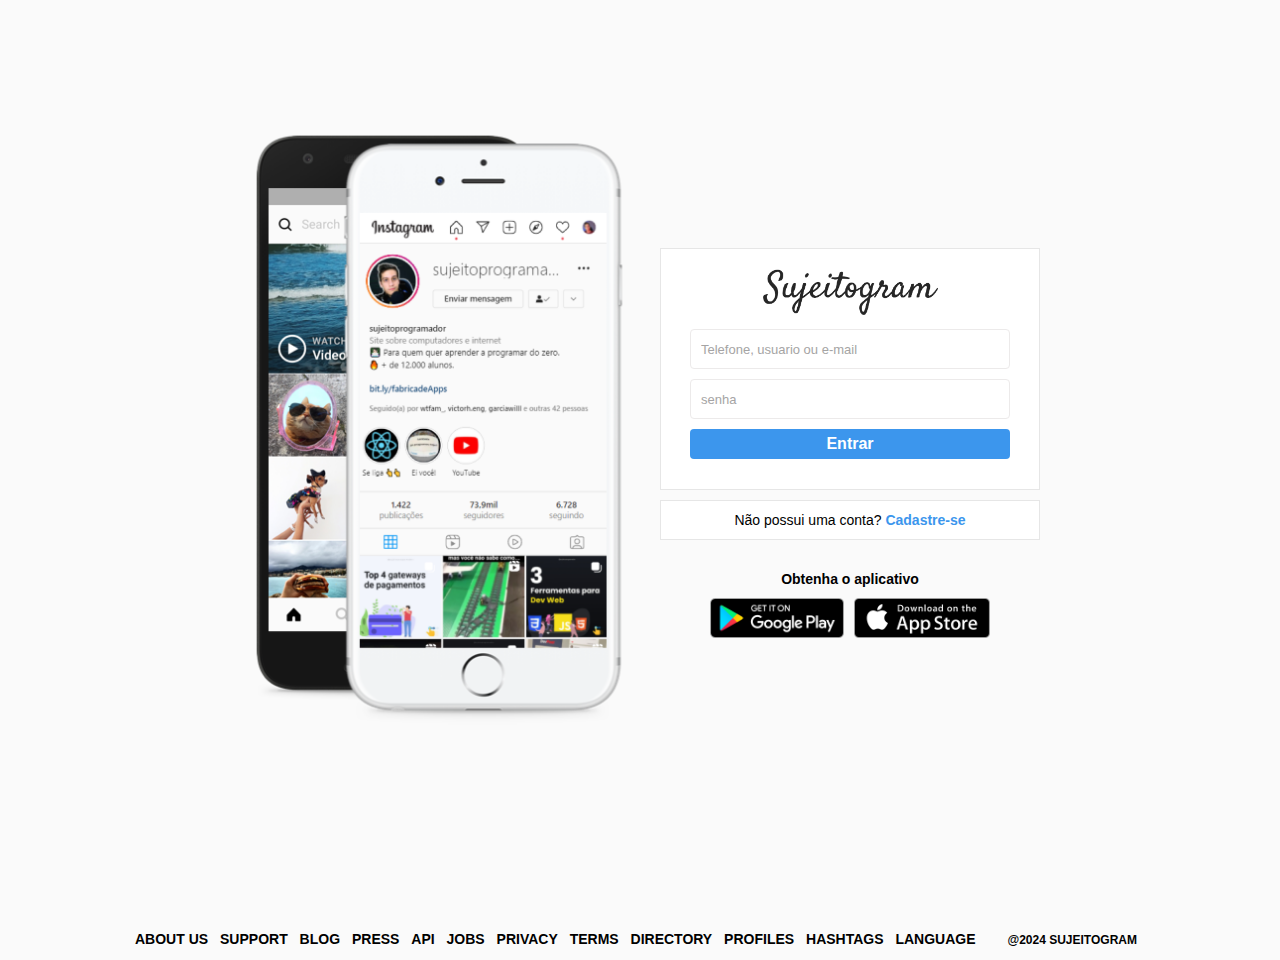
<file: index.html>
<!DOCTYPE html>
<html lang="pt-br">
<head>
    <meta charset="UTF-8">
    <meta name="viewport" content="width=device-width, initial-scale=1.0">
    <link rel="stylesheet" href="index.css">
    <title>SujeitoGram - O a melhor rede social</title>
</head>
<body>
    <div class="container">
        <div class="column-area">
            <div class="column left">
                
            </div>

            <div class="column right">

                <div class="login-painel">
                    <div class="logo">
                        <img class="logo-img" src="assets/logo.png" alt="logo">
                    </div>

                    <form>
                        <input placeholder="Telefone, usuario ou e-mail" type="text" name="username"/>
                        <input placeholder="senha" type="password" name="password">
                        <input type="submit" value="Entrar"/>
                    </form>

                </div>

                <div class="infobox">
                    <p>Não possui uma conta? <a href="signup.html">Cadastre-se</a></p>
                </div>

                <div class="get-app-panel">
                    <p>Obtenha o aplicativo</p>

                    <div class="apps-area">
                        <a href="#"><img id="img1" src="assets/googleplay.png" alt="dowload app playstore"></a>
                        
                        <a href="#"><img src="assets/appstore.png" alt="dowload app appstore"></a>
                    </div>
                </div>
            </div>
        </div>

        <footer>
            <div class="footer-inner">
            <a href="#">about us</a>
            <a href="#">support</a>
            <a href="#">blog</a>
            <a href="#">press</a>
            <a href="#">api</a>
            <a href="#">jobs</a>
            <a href="#">privacy</a>
            <a href="#">terms</a>
            <a href="#">directory</a>
            <a href="#">profiles</a>
            <a href="#">hashtags</a>
            <a href="#">language</a>
            <a class="text-small" href="#">@2024 sujeitogram</a>
            </div>
            
        </footer>
    </div>

    
</body>
</html>
</file>
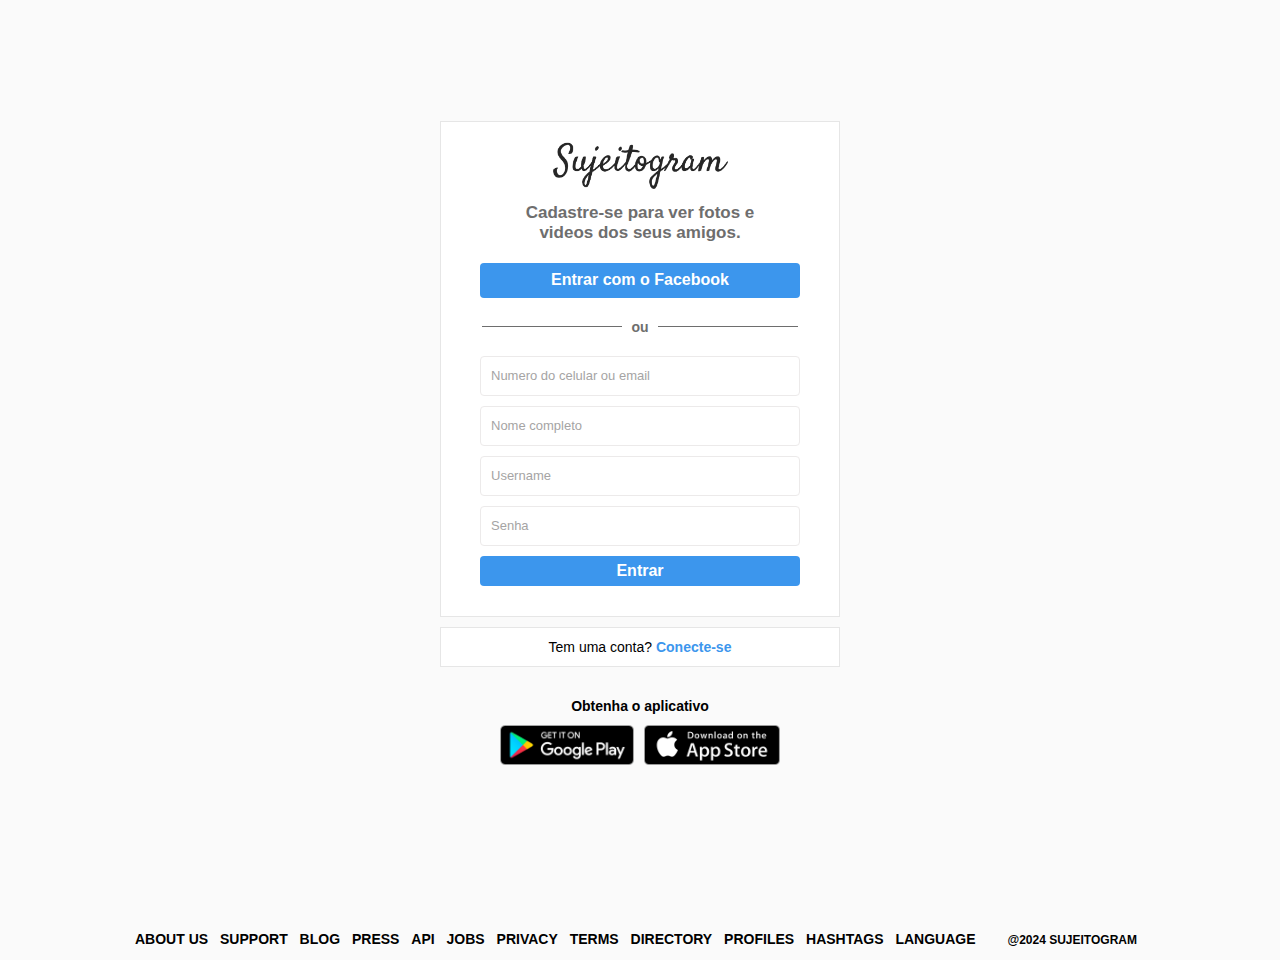
<file: signup.html>
<!DOCTYPE html>
<html lang="pt-br">
<head>
    <meta charset="UTF-8">
    <meta name="viewport" content="width=device-width, initial-scale=1.0">
    <link rel="stylesheet" href="index.css">
    <title>Faça seu cadastro - Sujeitogram</title>
</head>
<body>
    <div class="container">
        <div class="column-area-signup">

            <div class="column">

                <div class="login-painel">
                    <div class="logo">
                        <img class="logo-img" src="assets/logo.png" alt="logo">
                    </div>

                    <div class="message">
                        <span>Cadastre-se para ver fotos e videos dos seus amigos.</span>
                    </div>

                    <button class="cta-button">Entrar com o Facebook</button>

                    <div class="divisor-container">
                        <div class="line"></div>
                        <div class="divisor-tag">ou</div>
                        <div class="line"></div>
                    </div>

                    <form>
                        <input placeholder="Numero do celular ou email" type="text" name="email"/>
                        <input placeholder="Nome completo" type="text" name="name">
                        <input placeholder="Username" type="text" name="username">
                        <input placeholder="Senha" type="password" name="password">
                        <input type="submit" value="Entrar"/>
                    </form>

                </div>

                <div class="infobox">
                    <p>Tem uma conta? <a href="index.html">Conecte-se</a></p>
                </div>

                <div class="get-app-panel">
                    <p>Obtenha o aplicativo</p>

                    <div class="apps-area">
                        <a href="#"><img id="img1" src="assets/googleplay.png" alt="dowload app playstore"></a>
                        
                        <a href="#"><img src="assets/appstore.png" alt="dowload app appstore"></a>
                    </div>
                </div>
            </div>
        </div>

        <footer class="footer-signup">
            <div class="footer-inner">
            <a href="#">about us</a>
            <a href="#">support</a>
            <a href="#">blog</a>
            <a href="#">press</a>
            <a href="#">api</a>
            <a href="#">jobs</a>
            <a href="#">privacy</a>
            <a href="#">terms</a>
            <a href="#">directory</a>
            <a href="#">profiles</a>
            <a href="#">hashtags</a>
            <a href="#">language</a>
            <a class="text-small" href="#">@2024 sujeitogram</a>
            </div>
            
        </footer>
    </div>

    
</body>
</html>
</file>
<file: index.css>
*{
    box-sizing: border-box;
    margin: 0;
    padding: 0;
}

a {
    text-decoration: none;
    color: var(--primary);
}

body {

    --background: #fafafa ;
    --primary: #3c96ed;
    --secundary:#e6e6e6;
    --cor-branca:#ffffff;
    --cor-cinza-claro: #eceaea;
    --cor-preta:#000000;
    --cor-cinza-escuro:#a5a4a4;
    --cor-cinza-medio: #a1a1a1;
    --cinza-e8:#6e6e6e;


    background-color: var(--background);
    height: 100%;
    width: 100%;
    font-family: Arial, Helvetica, sans-serif;
    font-size: 14px;
    line-height: 18px;
}


.container {
    height: 100vh;
    
}

.column-area {
    margin: 0 auto;
    min-height: 100%;
    width: 800px;
    display: flex;
    align-items: center;
}

.column {
    flex-grow: 1;
    width: 50%;
}

.left {
    background-image: url('assets/main-foto.png');
    background-size: 450px;
    background-repeat: no-repeat;
    background-position: center;
    height: 600px;
    margin-bottom: 50px;
}

.right {
    padding-left: 20px;
}

.login-painel {
    background-color: var(--cor-branca);
    border: 1px solid var(--secundary);
    text-align: center;
    padding: 20px 0;
}

.logo-img {
    width: 175px;
}

form {
    display: flex;
    flex-direction: column;
    justify-content: center;
    align-items: center;
}

input[type="password"], input[type="text"]{
    background-color: var(--cor-branca);
    border: 1px solid var(--cor-cinza-claro);
    height: 40px;
    border-radius: 4px;
    margin: 10px 0 0 0;
    padding: 10px;
    font-size: 13px;
    width: 320px;
    color: var(--cor-preta);
}

input[type="text"]::placeholder,input[type="password"]::placeholder {
    color: var(--cor-cinza-escuro);
}

input[type="text"]:focus, input[type="password"]:focus {
    outline: 0;
    border: 1px solid var(--cor-cinza-medio);
}

input[type="submit"]{
    width: 320px;
    margin: 10px 0 10px 0;
    height: 30px;
    border: 0;
    background-color: var(--primary);
    color: var(--cor-branca);
    border-radius: 4px;
    font-size: 16px;
    font-weight: bold;
    cursor: pointer;
}

.infobox {
    background-color: #ffffff;
    border: 1px solid var(--secundary);
    height: 40px;
    margin: 10px 0 0 0;
    display: flex;
    justify-content: center;
    align-items: center;
}

.infobox a {
    font-weight: bold;
    user-select: none;
}

.get-app-panel {
    display: flex;
    justify-content: center;
    flex-direction: column;
    align-items: center;
    margin: 30px 0 0 0;
}

.get-app-panel p {
    font-weight: bold;
    
}
.get-app-panel .apps-area {
    display: flex;   
    margin: 10px 0; 
}
.get-app-panel .apps-area img {
    height: 40px;

    
}

#img1 {
    margin: 0 10px 0 0;
}

footer {
    text-align: center;
    height: 40px;
    padding: 30px 0;
    
}
.footer-inner a {
    color: var(--cor-preta);
    text-transform: uppercase;
    font-weight: bold;
    margin-right: 8px;
    
    
}

.text-small {
    font-size: 12px;
    font-weight: bold;
    color: var(--cor-cinza-escuro) ;
    text-transform: uppercase;
    padding-left: 20px;
    display: inline-block;
}






/* PAGINA SIGNUP*/
.column-area-signup {
    margin: 0 auto;
    min-height: 100%;
    max-width: 400px;
    display: flex;
    align-items: center;
}

.message {
    margin: 10px 70px;

}

.message span {
    font-size: 17px;
    text-align: center;
    font-weight: bold;
    line-height: 20px;
    color: var(--cinza-e8);
}

.cta-button {
    width: 320px;
    margin: 10px 0;
    height: 35px;
    border: 0;
    background-color: var(--primary);
    color: var(--cor-branca);
    border-radius: 4px;
    font-size: 16px;
    font-weight: bold;
    cursor: pointer;
}

.divisor-container {
    display: flex;
    justify-content: center;
    align-items: center;
    margin: 10px 0;
}

.line {
    background-color: var(--cinza-e8);
    height: 1px;
    width: 35%;
}

.divisor-tag {
    margin: 0 2.5%;
    font-weight:bold ;
    color: var(--cinza-e8);
    user-select: none;
}

.footer-signup {
    
}


/* RESPONSIVIDADE */

@media(max-width: 850px){
    .left {
        display: none;
    }

    .column-area {
        width: 60%;
    }

    .right{
        padding-left: 0;
    }
}


@media(max-width: 560px) {
    .column-area, .column-area-signup {
        width: 90%;
    }

    input[type="password"], input[type="text"], input[type="submit"], .cta-button {
        width: 85%;
    }

    .footer-inner a {
        font-size: 12px ;
    }
    .message {
        margin: 0 25px;
    }

}
</file>
